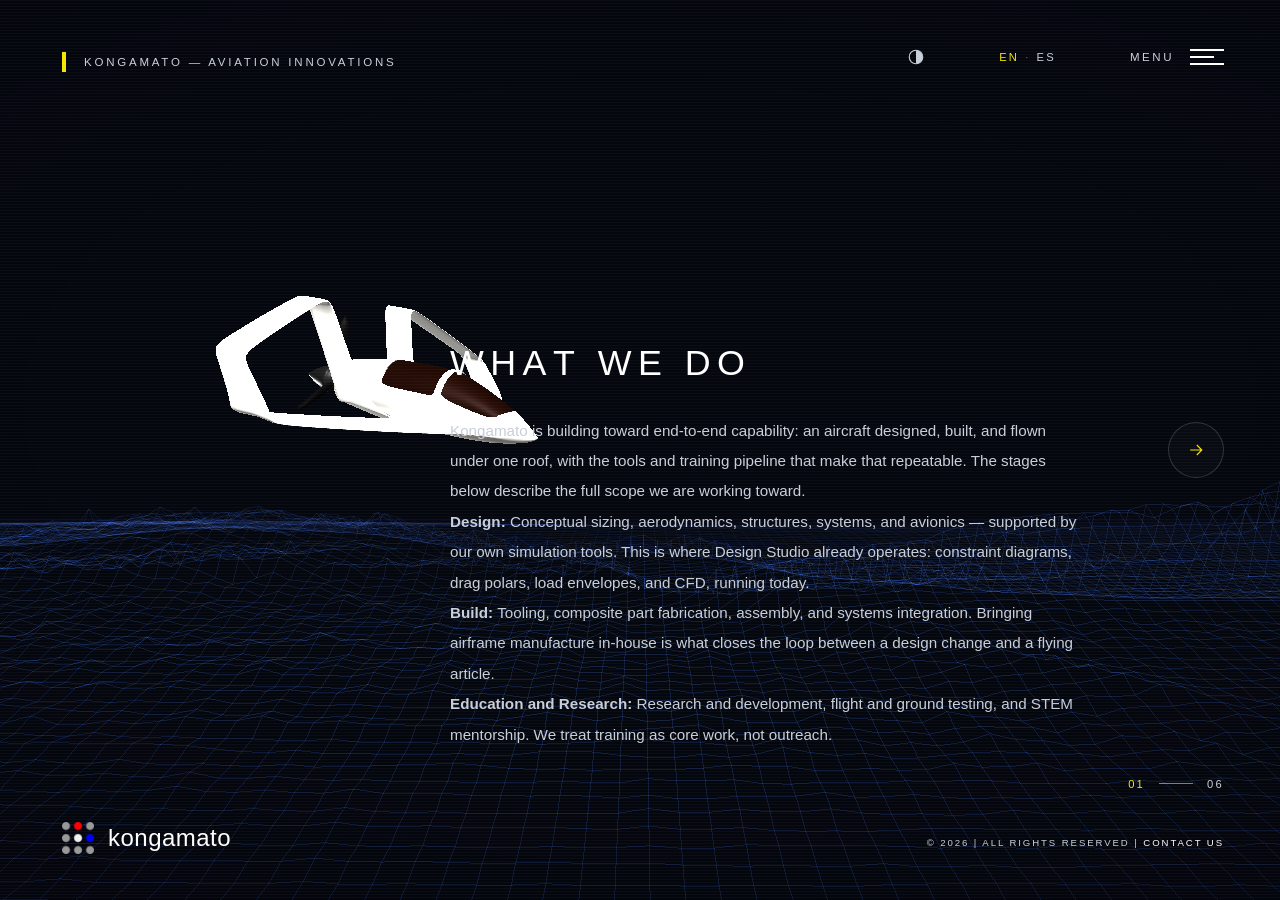
<file: index.html>
<!DOCTYPE html>
<html lang="en">
<head>
<meta charset="UTF-8">
<meta name="viewport" content="width=device-width, initial-scale=1.0">
<title>Kongamato — Aviation Innovations</title>
<!-- set the theme before first paint to avoid a flash (default: dark) -->
<script>try{document.documentElement.setAttribute('data-theme',localStorage.getItem('kongamato-theme')||'dark')}catch(e){document.documentElement.setAttribute('data-theme','dark')}</script>
<link rel="icon" type="image/webp" href="assets/g11-5.webp">
<link rel="apple-touch-icon" href="assets/g11-5.webp">
<link rel="stylesheet" href="css/style.css">
<style>
  /* hotspot markers (kept here so they sit beside the layer markup) */
  #hotspots{display:none;  /* hotspots hidden for now — remove display:none to re-enable */
    position:absolute;inset:0;z-index:4;pointer-events:none;
    transition:opacity .45s}
  #hotspots.hide{opacity:0}
  .hotspot{position:absolute;width:52px;height:52px;margin:-26px 0 0 -26px;
    border-radius:50%;border:1px solid rgba(255,255,255,.85);
    display:flex;align-items:center;justify-content:center;
    animation:hotFloat 5s ease-in-out infinite}
  .hotspot i{position:absolute;inset:-1px;border-radius:50%;
    border:1px solid rgba(255,255,255,.55);
    animation:hotPulse 2.6s ease-out infinite}
  @keyframes hotPulse{
    0%{transform:scale(1);opacity:.75}
    100%{transform:scale(2.1);opacity:0}}
  @keyframes hotFloat{50%{transform:translateY(-9px)}}
</style>
</head>
<body>

<!-- Wireframe-landscape backdrop (the reference image); theme picks blue vs b/w -->
<div class="mesh-bg"></div>
<!-- WebGL stage (transparent — renders only the aircraft over the backdrop) -->
<div id="stage"></div>
<div class="atmos"></div>
<div id="hotspots"></div>

<!-- ============ OPEN SOURCE: scrollable long-form page ============ -->
<article id="osscroll">
  <div class="os-grid"></div>

  <header class="os-hero">
    <h1>Open<br>Source</h1>
    <div class="os-intro">
      <p>Everything Kongamato builds is released under Apache 2.0: the tools, the avionics, the airframe data. Below is the current state of the code, what we have validated it against, and where it breaks. We publish the limits alongside the capabilities because avionics that hold lives should be auditable by anyone who wants to check the work.</p>
      <p>This page is a living document. It reflects what exists today, not what we intend to build.</p>
    </div>
  </header>

  <section class="os-sec">
    <div class="os-kicker">Project — Released</div>
    <h2>Aircraft Design Studio</h2>
    <p class="os-status">Status: released and running.</p>
    <p>A browser-based conceptual-design workbench for aircraft and drones. Nine linked analysis tabs covering the sizing calculations aerospace engineers actually use (constraint diagrams, drag polars, V-n envelopes, weight and CG build-up, stability derivatives) plus a live Lattice-Boltzmann CFD wind tunnel. Every tab shares one design state, so changing gross weight propagates through geometry, performance, and structural envelope at once.</p>
    <p>Runs offline from a single HTML file. No libraries, no build step, no network.</p>
    <p class="os-links">→ <a href="#">Repository</a> · <a href="#">Open the tool</a></p>

    <h3>What the CFD solver actually does</h3>
    <p>A transient Navier–Stokes solution, not an animation. D3Q19 Lattice Boltzmann on a 128×64×64 lattice with BGK collision, running as WebGPU compute shaders where available and falling back automatically to an equivalent WebGL2 solver. Upload any STL or OBJ and the mesh is normalized, rotated to the requested angle of attack, and voxelized onto the lattice. Forces come from Ladd momentum-exchange summed over every boundary link, the same physical quantity a wind-tunnel balance measures.</p>

    <h3>Validation</h3>
    <table class="os-table">
      <thead><tr><th>Test</th><th>Solver</th><th>Published / theory</th></tr></thead>
      <tbody>
        <tr><td>Cylinder C<sub>D</sub> (Re 200–8000)</td><td>0.78 – 1.15</td><td>1.0 – 1.3</td></tr>
        <tr><td>Vortex shedding</td><td>von Kármán street, St ≈ 0.2</td><td>St ≈ 0.20</td></tr>
        <tr><td>Streamlined vs bluff C<sub>D</sub></td><td>fuselage ≪ cylinder</td><td>same ordering</td></tr>
        <tr><td>Numerical stability</td><td>0 non-finite cells across all runs</td><td>—</td></tr>
      </tbody>
    </table>
    <p class="os-note">Carried over from the v1 2D solver. Re-run these on your own hardware. We would rather you verified than trusted us.</p>

    <h3>Known limits</h3>
    <div class="os-cards">
      <div class="os-card"><span class="os-num">1</span><p>Uniform Cartesian grid, roughly 56 cells across the model. Flow near thin trailing edges is stair-stepped even though the rendered surface is smooth. The surface view fixes the picture, not the grid.</p></div>
      <div class="os-card"><span class="os-num">2</span><p>Effective Reynolds number capped near 2400 by lattice stability. MAV and small-drone scale.</p></div>
      <div class="os-card"><span class="os-num">3</span><p>Low Mach, incompressible. No shocks; the UI warns above M ≥ 1.</p></div>
      <div class="os-card"><span class="os-num">4</span><p>Coefficients normalized by model length squared, since planform area is unknown for an arbitrary upload. Comparative, not certification data.</p></div>
      <div class="os-card"><span class="os-num">5</span><p>Voxelization assumes a reasonably watertight mesh. Open meshes may leak interior cells.</p></div>
    </div>

    <div class="os-kicker">Roadmap</div>
    <p>Multi-resolution grid refinement near walls · wall functions for higher Re · pressure/viscous drag split · automated α-sweep producing full lift curves and drag polars · export of results back into the Aerodynamics tab.</p>
  </section>

  <section class="os-sec">
    <div class="os-kicker">Project — Released</div>
    <h2>Hobo-Dyer South-Up World Map</h2>
    <p class="os-status">Status: released and running.</p>
    <p>A full-screen interactive world map on the Hobo-Dyer equal-area projection, rotated south-up. Equal-area means country sizes are true, with no Mercator inflation of the high latitudes, and the south-up orientation strips out a visual convention most of us never examined. Countries are colored by dominant official language; zoom in and rivers, mountain ranges, capitals, cities, and the global road network appear in layers.</p>
    <p>At deep zoom it becomes an aviation chart. New York and Washington DC render as self-built VFR sectionals, with FAA Class B/C/D and boundary airspace including floors and ceilings, airports drawn at true runway orientation, and VOR/NDB navaids with frequencies, all generated from FAA airspace GIS and OurAirports by a Python script in the repo, with no API key required. Tokyo, Israel, Cape Town, Zurich, and Jamaica pull openAIP tiles with a free key. Live air and sea traffic overlay on top.</p>
    <p>Each Web-Mercator tile is reprojected per-tile into Hobo-Dyer by affine transform from its projected corners, so airspace boundaries and airports land on true coordinates. Chart text is drawn pre-rotated 180° so it reads upright once the south-up map flips the tile.</p>
    <p class="os-note">Not for navigation. These are reprojected, south-up, self-rendered derivatives of published data. Use official current charts for flight planning.</p>
    <p class="os-links">→ <a href="#">Repository</a></p>

    <div class="os-kicker">Roadmap</div>
    <p>Additional self-rendered VFR metros, to drop the openAIP key dependency · wind and current vector overlays · contour and shaded-relief layer · GHSL/WorldPop raster-backed population density · tile backend for fast global roads.</p>
  </section>

  <section class="os-sec">
    <div class="os-kicker">In development</div>
    <h2>Not yet released</h2>
    <p>These repositories open as they reach a state worth building on.</p>
    <p><b>Avionics stack.</b> Glass cockpit, AR smart-glasses HUD, and autopilot commanded by plain voice or text. Target capabilities include auto takeoff and landing, nearest-airport diversion, wind-aware pattern work, and traffic and obstacle awareness. Supervised from the panel or the HUD. Overridable by the Pilot in Command at all times.</p>
    <p><b>Airframe.</b> Composite structures data and tooling, opening as designs mature.</p>
  </section>

  <section class="os-sec">
    <div class="os-kicker">How to contribute</div>
    <h2>The most useful things right now</h2>
    <div class="os-cards">
      <div class="os-card"><span class="os-num">1</span><p><b>Validation runs on other hardware.</b> Especially the WebGL2 fallback path. We need data from machines without WebGPU.</p></div>
      <div class="os-card"><span class="os-num">2</span><p><b>Test cases with published reference data.</b> Any geometry with trustworthy published C<sub>L</sub>/C<sub>D</sub> we can check ourselves against.</p></div>
      <div class="os-card"><span class="os-num">3</span><p><b>Bug reports,</b> particularly numerical instability or voxelization failures on real meshes.</p></div>
      <div class="os-card"><span class="os-num">4</span><p><b>Additional VFR metros</b> for the map, self-rendered from public airspace data.</p></div>
      <div class="os-card"><span class="os-num">5</span><p><b>D3 and cartography work.</b> Wind vector overlays, terrain relief, label placement.</p></div>
    </div>
    <p>Issues and pull requests on the repositories above. If you are an aviation nerd who writes code, the map is the most immediately contributable thing we have.</p>
  </section>

  <section class="os-sec os-why">
    <div class="os-kicker">Why open</div>
    <p class="os-quote">"Avionics that hold lives should be auditable by anyone who wants to check the work, and tools that teach should be available to anyone who wants to learn."</p>
  </section>
</article>
<!-- ============ /OPEN SOURCE ============ -->

<!-- subtle dark shade + grid lines over the 3D stage (all pages) -->
<div class="page-grid"></div>

<!-- Design Studio: CFD image -->
<img id="studio-img" src="assets/cfd_studio.png" alt="CFD wind tunnel streamlines">

<!-- HUD -->
<div class="hud">
  <div class="tagline"><i></i>Kongamato — Aviation Innovations</div>

  <div class="top-right">
    <button class="theme-toggle" type="button" aria-label="Toggle light or dark theme" title="Switch to light theme">
      <svg viewBox="0 0 24 24" aria-hidden="true">
        <circle cx="12" cy="12" r="9" fill="none" stroke="currentColor" stroke-width="1.5"/>
        <path d="M12 3.2A8.8 8.8 0 0 1 12 20.8Z" fill="currentColor"/>
      </svg>
    </button>
    <span class="lang"><a href="#" data-lang="en"><b>EN</b></a><span>·</span><a href="#" data-lang="es">ES</a></span>
    <div class="menu-row">
      <span class="label" data-i18n="menu">Menu</span>
      <div class="burger"><span></span><span></span><span></span></div>
    </div>
  </div>

  <div class="controls">
    <div class="ctrl nav prev" id="ctrl-prev" title="Previous scene">
      <svg viewBox="0 0 24 24"><path d="M19 12H5M11 6l-6 6 6 6"/></svg>
    </div>
    <div class="ctrl nav next" id="ctrl-next" title="Next scene">
      <svg viewBox="0 0 24 24"><path d="M5 12h14M13 6l6 6-6 6"/></svg>
    </div>
  </div>

  <div class="scroll-cue">
    <div class="cue-inner">
      <div class="rail"></div>
      <a class="txt" id="cue-link" href="#">Scroll to discover</a>
    </div>
  </div>

  <div class="copy">
    <h1></h1>
    <p></p>
  </div>

  <div class="brand">
    <a href="index.html" aria-label="Kongamato home" style="display:flex;align-items:center;gap:inherit;text-decoration:none;color:inherit">
      <img class="mark" src="assets/g11-5.webp" alt="Kongamato logo">
      <span class="name">kongamato</span>
    </a>
  </div>

  <!-- page counter: freely positionable via .counter-pos in style.css -->
  <div class="counter-pos">
    <span class="counter"><span class="cur"><b>01</b></span><span class="dash"></span><span class="nxt"><b>02</b></span></span>
  </div>

  <div class="foot-right">
    <span class="ret">© <span id="yr">2026</span>  |   <span data-i18n="rights">All Rights Reserved</span>   |  <a href="contact.html" id="contact-link"><b data-i18n="contactUs">Contact Us</b></a></span>
    <script>document.getElementById('yr').textContent = new Date().getFullYear();</script>
  </div>
</div>

<!-- fullscreen menu -->
<div class="menu"><ol></ol></div>

<!-- loader -->
<div class="loader">
  <div class="bar"><i></i></div>
  <div class="pct">000 %</div>
</div>

<!-- Three.js r149 UMD build (self-hosted): exposes a global THREE. Served
     locally so the page never depends on an external CDN being reachable. -->
<script src="js/three.min.js"></script>
<script src="js/perf.js"></script>
<script src="js/theme.js"></script>
<script src="js/terrain-mesh.js"></script>
<script src="js/GLTFLoader.js"></script>
<script src="js/DRACOLoader.js"></script>
<script src="js/scenes.js"></script>
<script src="js/app.js"></script>
<script src="js/i18n.js"></script>
</body>
</html>
</file>
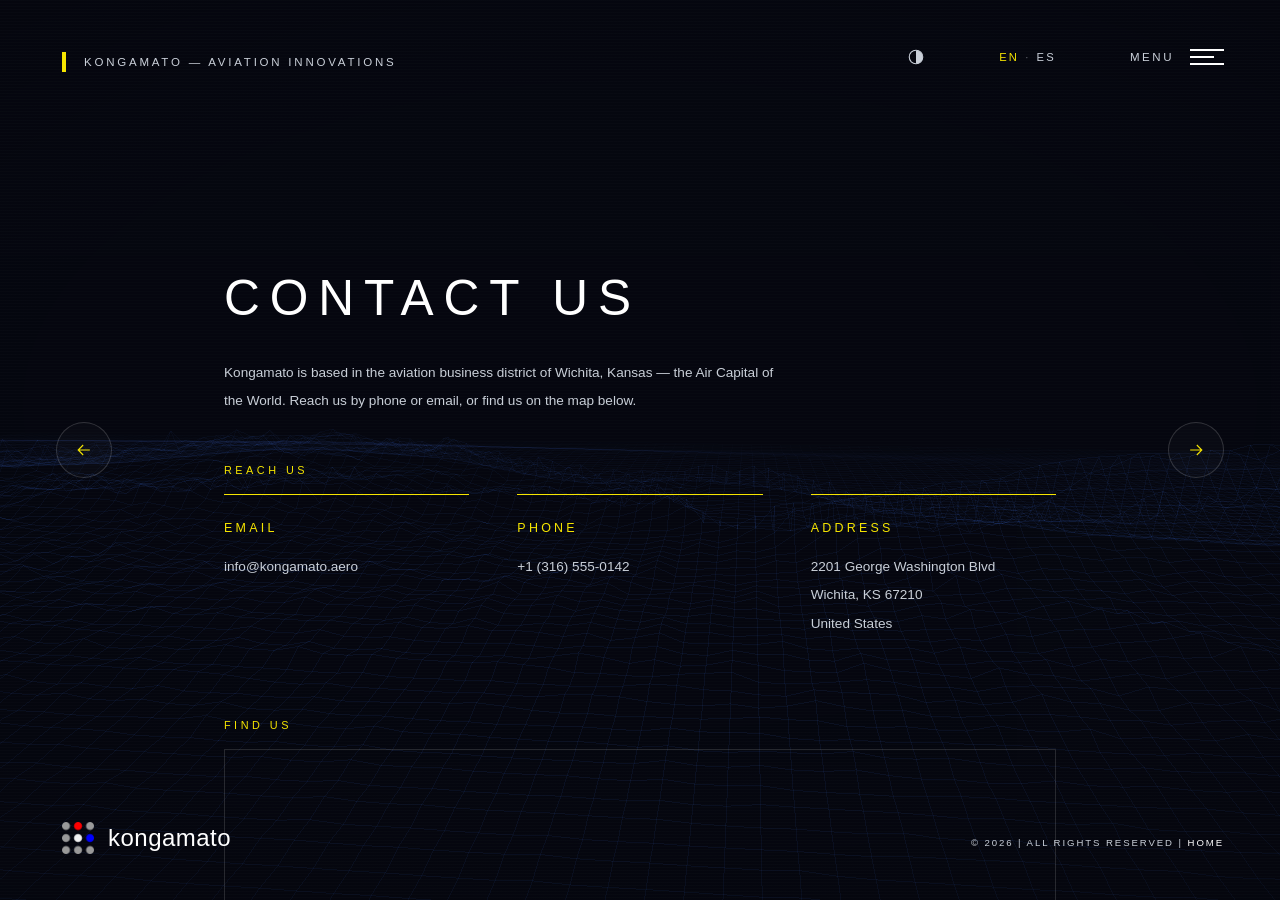
<file: contact.html>
<!DOCTYPE html>
<html lang="en">
<head>
<meta charset="UTF-8">
<meta name="viewport" content="width=device-width, initial-scale=1.0">
<title>Kongamato — Contact</title>
<!-- set the theme before first paint to avoid a flash (default: dark) -->
<script>try{document.documentElement.setAttribute('data-theme',localStorage.getItem('kongamato-theme')||'dark')}catch(e){document.documentElement.setAttribute('data-theme','dark')}</script>
<link rel="icon" type="image/webp" href="assets/g11-5.webp">
<link rel="apple-touch-icon" href="assets/g11-5.webp">
<link rel="stylesheet" href="css/style.css">
</head>
<body class="page-contact">

<!-- Wireframe-landscape backdrop (the reference image); theme picks blue vs b/w -->
<div class="mesh-bg"></div>
<!-- WebGL stage: transparent — renders only the aircraft over the backdrop -->
<div id="stage"></div>
<div class="atmos"></div>
<!-- subtle dark shade + grid lines over the 3D stage -->
<div class="page-grid"></div>

<!-- ============ CONTACT ============ -->
<article id="contactscroll" class="open">
  <div class="os-grid"></div>

  <header class="os-hero">
    <h1 id="contact-title">Contact Us</h1>
    <div class="os-intro">
      <p data-i18n="contactIntro">Kongamato is based in the aviation business district of Wichita, Kansas — the Air Capital of the World. Reach us by phone or email, or find us on the map below.</p>
    </div>
  </header>

  <section class="os-sec">
    <div class="os-kicker" data-i18n="contactReach">Reach us</div>
    <div class="contact-cards">
      <div class="contact-card">
        <div class="contact-label" data-i18n="contactEmail">Email</div>
        <p><a href="mailto:info@kongamato.aero">info@kongamato.aero</a></p>
      </div>
      <div class="contact-card">
        <div class="contact-label" data-i18n="contactPhone">Phone</div>
        <p><a href="tel:+13165550142">+1 (316) 555-0142</a></p>
      </div>
      <div class="contact-card">
        <div class="contact-label" data-i18n="contactAddress">Address</div>
        <p>2201 George Washington Blvd<br>Wichita, KS 67210<br>United States</p>
      </div>
    </div>
  </section>

  <section class="os-sec contact-map-sec">
    <div class="os-kicker" data-i18n="contactFindUs">Find us</div>
    <div class="contact-map">
      <iframe
        title="Kongamato location — Wichita, Kansas"
        loading="lazy"
        referrerpolicy="no-referrer-when-downgrade"
        src="https://www.openstreetmap.org/export/embed.html?bbox=-97.3200%2C37.6300%2C-97.2400%2C37.6800&amp;layer=mapnik&amp;marker=37.6550%2C-97.2800">
      </iframe>
    </div>
    <p class="os-note"><a href="https://www.openstreetmap.org/?mlat=37.6550&amp;mlon=-97.2800#map=14/37.6550/-97.2800" target="_blank" rel="noopener" data-i18n="contactLargerMap">View larger map</a></p>
  </section>
</article>
<!-- ============ /CONTACT ============ -->

<!-- HUD (static — no scene controls on this page) -->
<div class="hud hud-static">
  <div class="tagline"><i></i>Kongamato — Aviation Innovations</div>

  <div class="top-right">
    <button class="theme-toggle" type="button" aria-label="Toggle light or dark theme" title="Switch to light theme">
      <svg viewBox="0 0 24 24" aria-hidden="true">
        <circle cx="12" cy="12" r="9" fill="none" stroke="currentColor" stroke-width="1.5"/>
        <path d="M12 3.2A8.8 8.8 0 0 1 12 20.8Z" fill="currentColor"/>
      </svg>
    </button>
    <span class="lang"><a href="#" data-lang="en"><b>EN</b></a><span>·</span><a href="#" data-lang="es">ES</a></span>
    <div class="menu-row">
      <span class="label" data-i18n="menu">Menu</span>
      <div class="burger"><span></span><span></span><span></span></div>
    </div>
  </div>

  <!-- prev: back to Training · next: home (index.html) -->
  <div class="controls">
    <a class="ctrl nav prev" href="index.html#training" title="Previous page">
      <svg viewBox="0 0 24 24"><path d="M19 12H5M11 6l-6 6 6 6"/></svg>
    </a>
    <a class="ctrl nav next" href="index.html" title="Home">
      <svg viewBox="0 0 24 24"><path d="M5 12h14M13 6l6 6-6 6"/></svg>
    </a>
  </div>

  <div class="brand">
    <a href="index.html" aria-label="Kongamato home" style="display:flex;align-items:center;gap:inherit;text-decoration:none;color:inherit">
      <img class="mark" src="assets/g11-5.webp" alt="Kongamato logo">
      <span class="name">kongamato</span>
    </a>
  </div>

  <div class="foot-right">
    <span class="ret">© <span id="yr">2026</span>  |   <span data-i18n="rights">All Rights Reserved</span>   |  <a href="index.html"><b data-i18n="home">Home</b></a></span>
    <script>document.getElementById('yr').textContent = new Date().getFullYear();</script>
  </div>
</div>

<!-- fullscreen menu: links back to the experience scenes -->
<div class="menu"><ol>
  <li><a href="index.html#what_we_do">What We Do</a></li>
  <li><a href="index.html#design_studio">Design Studio</a></li>
  <li><a href="index.html#open_source">Open Source</a></li>
  <li><a href="index.html#training">Training and STEM</a></li>
  <li><a href="index.html#avionics">Avionics</a></li>
</ol></div>

<!-- three.js background: reuses the site's scene builders -->
<script src="js/three.min.js"></script>
<script src="js/perf.js"></script>
<script src="js/theme.js"></script>
<script src="js/terrain-mesh.js"></script>
<script src="js/GLTFLoader.js"></script>
<script src="js/DRACOLoader.js"></script>
<script src="js/scenes.js"></script>
<script src="js/contact-stage.js"></script>
<script src="js/i18n-contact.js"></script>
</body>
</html>
</file>
<file: css/style.css>
/* ==========================================================
   Immersive wireframe experience — original template
   Dark navy world · yellow highlight · scroll-driven scenes
   ========================================================== */

:root{
  /* dark theme (default) */
  --bg:#05070f;
  --bg-deep:#03040a;
  --accent:#f6e500;
  --white:#ffffff;
  --dim:#c9cfd8;
  --line:rgba(255,255,255,.16);
  --overlay:rgba(5,7,15,.60);     /* long-form article backdrop */
  --menu-bg:rgba(3,4,10,.94);     /* fullscreen menu backdrop   */
  --vignette:rgba(3,4,10,.75);    /* atmos edge darkening        */
  --serif:"Helvetica Neue",Helvetica,Arial,sans-serif;
}

/* light theme — only the tokens change; the layout is identical */
html[data-theme="light"]{
  --bg:#eaeef4;
  --bg-deep:#dde3ec;
  --accent:#8a6a00;               /* deeper gold, legible on white */
  --white:#0b0e14;                /* "ink" — primary text (near-black) */
  --dim:#111621;                  /* body text: black, not gray        */
  --line:rgba(14,22,40,.18);
  --overlay:rgba(234,238,244,.80);
  --menu-bg:rgba(234,238,244,.95);
  --vignette:rgba(176,187,203,.45);
  color-scheme:light;
}

*{margin:0;padding:0;box-sizing:border-box}
html,body{height:100%;overflow:hidden;background:var(--bg)}
body{
  font-family:var(--serif);
  color:var(--white);
  -webkit-font-smoothing:antialiased;
  cursor:default;
  transition:background-color .5s ease,color .5s ease;   /* smooth theme flip */
}
a{color:inherit;text-decoration:none}
canvas{display:block}

/* ---------- Sky fill behind the 3D terrain ---------- */
/* Solid theme colour behind the transparent HUD; the terrain itself is now
   real WebGL geometry (js/terrain-mesh.js), not a backdrop image. */
.mesh-bg{position:fixed;inset:0;z-index:0;pointer-events:none;background-color:#05070f}

/* ---------- WebGL stage ---------- */
#stage{position:fixed;inset:0;z-index:1}
#stage canvas{width:100%;height:100%}

/* vignette + scanline atmosphere over the 3D */
.atmos{
  position:fixed;inset:0;z-index:2;pointer-events:none;
  background:
    radial-gradient(120% 90% at 50% 45%, transparent 40%, var(--vignette) 100%);
}
.atmos::after{
  content:"";position:absolute;inset:0;opacity:.06;
  background:repeating-linear-gradient(
    to bottom, rgba(255,255,255,.5) 0 1px, transparent 1px 3px);
}

/* ---------- HUD ---------- */
.hud{position:fixed;inset:0;z-index:5;pointer-events:none}
.hud > *{pointer-events:auto}

.tagline{
  position:absolute;top:52px;left:62px;
  font-size:.72rem;letter-spacing:.24em;text-transform:uppercase;
  color:var(--dim);display:flex;align-items:center;gap:18px;
}
.tagline i{
  display:block;width:4px;height:20px;background:var(--accent);
}

.top-right{
  position:absolute;top:48px;right:56px;
  display:flex;align-items:center;gap:74px;   /* <-- horizontal space between EN·ES and Menu */
}
.top-right .label{
  font-size:.72rem;letter-spacing:.22em;text-transform:uppercase;color:var(--dim);
  transition:color .3s;
}
.top-right .menu-row{display:flex;align-items:center;gap:16px}
.top-right:hover .label{color:var(--white)}
.top-right .lang{
  font-size:.7rem;letter-spacing:.2em;text-transform:uppercase;color:var(--dim);
  display:inline-flex;align-items:center;
}
.top-right .lang a{color:var(--dim);text-decoration:none;transition:color .3s}
.top-right .lang a:hover{color:var(--white)}
.top-right .lang a.active,.top-right .lang a.active b{color:var(--accent)}
/* light/dark theme toggle — first item on the row, left of EN·ES, sharing
   the same 74px gap so it's evenly spaced from EN·ES as EN·ES is from Menu */
.theme-toggle{
  -webkit-appearance:none;appearance:none;background:none;border:0;padding:0;margin:0;
  display:inline-flex;align-items:center;line-height:0;cursor:pointer;
  color:var(--dim);transition:color .3s;
}
.theme-toggle:hover{color:var(--white)}
.theme-toggle svg{width:18px;height:18px;display:block;
  transition:transform .55s cubic-bezier(.7,0,.2,1)}
/* flip the filled half when the theme changes — a quiet, elegant state cue */
html[data-theme="light"] .theme-toggle svg{transform:rotate(180deg)}
.burger{
  width:34px;height:16px;position:relative;cursor:pointer;
}
.burger span{
  position:absolute;left:0;height:2px;background:var(--white);width:100%;
  transition:transform .45s cubic-bezier(.7,0,.2,1),width .45s ease,opacity .3s;
}
.burger span:nth-child(1){top:0}
.burger span:nth-child(2){top:7px;width:70%}
.burger span:nth-child(3){top:14px}
.burger:hover span:nth-child(2){width:100%}
body.menu-open .burger span:nth-child(1){transform:translateY(7px) rotate(45deg)}
body.menu-open .burger span:nth-child(2){opacity:0}
body.menu-open .burger span:nth-child(3){transform:translateY(-7px) rotate(-45deg)}

/* left/right circular arrow navigation */
.controls{
  position:absolute;inset:0;pointer-events:none;
}
.ctrl.nav{
  position:absolute;top:50%;transform:translateY(-50%);
  pointer-events:auto;
}
.ctrl.nav.prev{left:56px}
.ctrl.nav.next{right:56px}
.ctrl.nav:hover{transform:translateY(-50%) scale(1.07)}
.ctrl{
  width:56px;height:56px;border-radius:50%;
  border:1px solid var(--line);background:rgba(255,255,255,.02);
  display:flex;align-items:center;justify-content:center;
  cursor:pointer;position:relative;
  transition:border-color .4s,background .4s,transform .4s;
}
.ctrl:hover{border-color:var(--white);background:rgba(255,255,255,.07);transform:scale(1.07)}
.ctrl svg{width:20px;height:20px;stroke:var(--accent);fill:none;stroke-width:1.3}
.ctrl.is-active svg{stroke:var(--accent)}

/* scroll cue */
.scroll-cue{
  position:absolute;left:0;top:250px;
  width:100%;pointer-events:none;
}
/* cue-inner: the movable group (rail + text). Default position below;
   per-scene overrides come from cuePos in js/scenes.js */
.cue-inner{
  position:absolute;right:250px;top:0;
  display:flex;align-items:flex-start;gap:18px;
}
.scroll-cue .rail{
  position:relative;width:1px;height:100px;flex:none;
  background:linear-gradient(var(--accent),rgba(246,229,0,0));
  overflow:hidden;
}
.scroll-cue .rail::after{
  content:"";position:absolute;left:-3px;width:7px;height:7px;
  border-right:5px solid var(--accent);border-bottom:5px solid var(--accent);
  transform:rotate(45deg);animation:cueDrop 2.369s ease-in-out infinite;
}
@keyframes cueDrop{
  0%{top:0;opacity:0}
  25%{opacity:1}
  100%{top:118px;opacity:0}
}
.scroll-cue .txt{
  margin-top:34px;white-space:nowrap;
  font-size:.72rem;letter-spacing:.24em;text-transform:uppercase;
  color:var(--accent);animation:cueFade 2.8s ease-in-out infinite;
}
@keyframes cueFade{50%{opacity:.45}}
.scroll-cue .txt{text-decoration:none;cursor:pointer;display:inline-block}

/* Design Studio CFD image (shown only on that page via JS) */
#studio-img{
  position:absolute;left:50px;bottom:150px;z-index:4;
  width:1008px;max-width:90vw;height:auto;opacity:.70;
  display:none;pointer-events:none;
  -webkit-mask-image:radial-gradient(ellipse 62% 62% at 50% 50%, #000 40%, transparent 78%);
          mask-image:radial-gradient(ellipse 62% 62% at 50% 50%, #000 40%, transparent 78%);
}
#studio-img.show{display:block}

/* (removed) the 3 vertical grid lines over the 3D stage */
.page-grid{display:none}

/* ---------- Open Source / Contact: scrollable long-form overlays ---------- */
#osscroll,#contactscroll{
  position:absolute;inset:0;z-index:3;overflow-y:auto;overscroll-behavior:contain;
  background:var(--overlay);
  opacity:0;pointer-events:none;transition:opacity .6s;
  scrollbar-width:thin;scrollbar-color:var(--line) transparent;
}
#osscroll.open,#contactscroll.open{opacity:1;pointer-events:auto}
#contactscroll > *:not(.os-grid){position:relative;max-width:880px;margin:0 auto;padding-left:24px;padding-right:24px}

/* Contact page: tighter vertical rhythm + smaller hero than Open Source */
#contactscroll .os-hero{padding-top:30vh;padding-bottom:1.8vh}   /* gap to intro: 70% less */
#contactscroll .os-hero h1{font-size:clamp(2rem,4vw,3.1rem);letter-spacing:.2em}
#contactscroll .os-intro{margin-top:3.5vh}                       /* title → intro: 50% less */
#contactscroll .os-sec{padding-top:1.5vh;padding-bottom:3vh}     /* intro → Reach us: 70% less */
#contactscroll .os-kicker{margin-bottom:2vh}
#contactscroll .contact-map-sec{padding-top:1.5vh}              /* Reach us → Find us: brought up */

/* contact cards: same visual language as .os-card, laid out in a row */
.contact-cards{display:flex;flex-wrap:wrap;gap:6vh 48px;margin:2vh 0}
.contact-card{flex:1 1 200px;min-width:200px;border-top:1px solid var(--accent);padding-top:26px}
.contact-label{
  font-size:.78rem;font-weight:400;letter-spacing:.26em;text-transform:uppercase;
  color:var(--accent);margin-bottom:1.4em;
}
.contact-card p{font-size:.9rem;line-height:1.9;color:var(--dim);margin:0}
.contact-card a{color:var(--dim);text-decoration:none;border-bottom:1px solid transparent;transition:border-color .3s,color .3s}
.contact-card a:hover{color:var(--white);border-color:var(--accent)}

/* map: always grayscale to match the site palette */
.contact-map{
  border:1px solid var(--line);margin-top:1vh;
  filter:grayscale(1) contrast(1.05) brightness(.85);
}
.contact-map iframe{display:block;width:100%;height:420px;border:0}
.contact-map-sec{padding-bottom:16vh}
/* (removed) the 3 vertical grid lines on the open-source / contact overlays */
.os-grid{display:none}
#osscroll > *:not(.os-grid){position:relative;max-width:880px;margin:0 auto;padding-left:24px;padding-right:24px}
.os-hero{padding-top:38vh;padding-bottom:12vh}
.os-hero h1{
  font-size:clamp(2.6rem,6vw,4.6rem);font-weight:200;letter-spacing:.28em;
  text-transform:uppercase;line-height:1.15;color:var(--white);
}
.os-intro{max-width:560px;margin-top:7vh}
.os-intro p{font-size:.85rem;line-height:2.1;color:var(--dim);margin-bottom:1.4em}
.os-sec{padding-top:10vh;padding-bottom:6vh}
.os-kicker{
  font-size:.68rem;letter-spacing:.32em;text-transform:uppercase;color:var(--accent);
  margin-bottom:3.5vh;
}
.os-sec h2{
  font-size:clamp(1.4rem,3vw,2.2rem);font-weight:300;letter-spacing:.18em;
  text-transform:uppercase;color:var(--white);margin-bottom:3vh;
}
.os-sec h3{
  font-size:.78rem;font-weight:400;letter-spacing:.26em;text-transform:uppercase;
  color:var(--accent);margin:6vh 0 2.5vh;
}
.os-sec p{font-size:.85rem;line-height:2.1;color:var(--dim);max-width:640px;margin-bottom:1.6em}
.os-sec p b{color:var(--white);font-weight:400}
.os-status{color:var(--accent);letter-spacing:.12em;text-transform:uppercase;font-size:.72rem}
.os-links a{color:var(--accent);text-decoration:none;border-bottom:1px solid transparent;transition:border-color .3s}
.os-links a:hover{border-color:var(--accent)}
.os-note{font-size:.75rem;font-style:italic;opacity:.85}
.os-table{
  width:100%;max-width:720px;border-collapse:collapse;margin:2vh 0 3vh;
  font-size:.78rem;color:var(--dim);
}
.os-table th{
  text-align:left;font-weight:400;letter-spacing:.2em;text-transform:uppercase;
  font-size:.65rem;color:var(--accent);padding:14px 18px 14px 0;
  border-bottom:1px solid var(--accent);
}
.os-table td{padding:14px 18px 14px 0;border-bottom:1px solid var(--line);vertical-align:top;line-height:1.7}
.os-cards{display:flex;flex-direction:column;gap:5vh;margin:2vh 0}
.os-card{position:relative;border-top:1px solid var(--accent);padding-top:48px;padding-left:56px;max-width:560px}
.os-card .os-num{
  position:absolute;top:-1px;right:0;width:52px;height:52px;
  border:1px solid var(--accent);
  display:flex;align-items:center;justify-content:center;
  color:var(--accent);font-size:.9rem;
}
.os-card p{margin-bottom:0;padding-right:70px}  /* clears the numbered box */
.os-why{padding-bottom:16vh}
.os-quote{
  font-size:clamp(1.1rem,2.4vw,1.6rem);line-height:1.9;letter-spacing:.12em;
  text-transform:uppercase;color:var(--white);max-width:720px;font-weight:200;
}
@media (max-width:760px){
  #osscroll > *:not(.os-grid){padding-left:20px;padding-right:20px}
  .os-hero{padding-top:26vh}
}

/* ---------- Scene copy ---------- */
.copy{
  position:absolute;right: 100px;bottom:300px;max-width:430px;
  /*  position:absolute;left:488px;bottom:118px;max-width:430px; ---- old position*/
}
.copy h1{
  font-size:clamp(1.6rem, 2.8vw, 2.4rem); 
  // font-size:clamp(2.1rem,3.6vw,3.05rem); /* clamp(1.6rem, 2.8vw, 2.4rem) */
  font-weight:300;letter-spacing:.18em;line-height:1;
  margin-bottom:34px;text-transform:uppercase;
  display:flex;flex-wrap:wrap;
}
/* per-letter reveal */
.copy h1 .ch{
  display:inline-block;opacity:0;transform:translateY(28px);
  transition:opacity .7s ease,transform .7s cubic-bezier(.2,.8,.2,1);
}
.copy p{
  font-size:.95rem;line-height:2;color:var(--dim);font-weight:300;
  opacity:0;transform:translateY(18px);
  transition:opacity .8s ease .35s,transform .8s ease .35s;
}
.copy.in h1 .ch,
.copy.in p{opacity:1;transform:none}
.copy.out h1 .ch{opacity:0;transform:translateY(-24px);transition-duration:.45s}
.copy.out p{opacity:0;transform:translateY(-14px);transition-delay:0s;transition-duration:.4s}

/* ---------- Footer ---------- */
.brand{
  position:absolute;left:62px;bottom:46px;
  display:flex;align-items:center;gap:14px;
}
.brand .mark{width:32px;height:32px;object-fit:contain}
.brand .name{
  font-size:1.5rem;font-weight:400;letter-spacing:.02em;
}
.foot-right{
  position:absolute;right:56px;bottom:52px;
  display:flex;align-items:center;gap:34px;
  font-size:.6rem;letter-spacing:.2em;text-transform:uppercase;color:var(--dim);
}
.lang b{color:var(--white);font-weight:400}
.lang span{opacity:.45;margin:0 6px}
.lang a:hover{color:var(--white)}
/* counter wrapper: edit left/right/top/bottom to place it anywhere */
.counter-pos{
  position:absolute;right:56px;bottom:110px;z-index:15;
  font-size:.7rem;letter-spacing:.2em;text-transform:uppercase;color:var(--dim);
}

/* counter: current (gold) — line — next (dim), rolling numbers */
.counter{display:inline-flex;align-items:center;gap:14px}
.counter .cur,.counter .nxt{display:inline-block;overflow:hidden;height:1.1em;line-height:1.1}
.counter .cur b{color:var(--accent);font-weight:400;display:inline-block}
.counter .nxt b{color:var(--dim);font-weight:400;display:inline-block}
.counter .dash{width:34px;height:1px;background:var(--dim);opacity:.6}
.counter.roll .cur b,.counter.roll .nxt b{animation:numRoll .55s cubic-bezier(.2,.8,.2,1)}
@keyframes numRoll{
  0%{transform:translateY(110%);opacity:0}
  100%{transform:translateY(0);opacity:1}
}
.foot-right .ret:hover{color:var(--white)}
.foot-right .ret b{color:var(--white);font-weight:400}

/* ---------- Fullscreen menu ---------- */
.menu{
  position:fixed;inset:0;z-index:20;background:var(--menu-bg);
  backdrop-filter:blur(6px);
  display:flex;align-items:center;justify-content:center;
  opacity:0;visibility:hidden;transition:opacity .6s ease,visibility 0s .6s;
}
body.menu-open .menu{opacity:1;visibility:visible;transition:opacity .6s ease}
.menu ol{list-style:none;counter-reset:m}
.menu li{
  counter-increment:m;overflow:hidden;
}
.menu li a{
  display:flex;align-items:baseline;gap:26px;padding:14px 0;
  font-size:clamp(1.8rem,4.4vw,3.4rem);font-weight:300;
  letter-spacing:.14em;text-transform:uppercase;
  transform:translateY(110%);transition:transform .7s cubic-bezier(.2,.8,.2,1),color .3s;
}
.menu li a::before{
  content:"0" counter(m);font-size:.7rem;letter-spacing:.2em;color:var(--accent);
}
body.menu-open .menu li a{transform:none}
body.menu-open .menu li:nth-child(1) a{transition-delay:.08s}
body.menu-open .menu li:nth-child(2) a{transition-delay:.15s}
body.menu-open .menu li:nth-child(3) a{transition-delay:.22s}
body.menu-open .menu li:nth-child(4) a{transition-delay:.29s}
body.menu-open .menu li:nth-child(5) a{transition-delay:.36s}
.menu li a:hover{color:var(--accent)}

/* ---------- Loader ---------- */
.loader{
  position:fixed;inset:0;z-index:40;background:var(--bg-deep);
  display:flex;flex-direction:column;align-items:center;justify-content:center;gap:26px;
  transition:opacity .9s ease,visibility 0s .9s;
}
.loader.done{opacity:0;visibility:hidden;pointer-events:none}
.loader .bar{width:220px;height:1px;background:rgba(255,255,255,.18);position:relative}
.loader .bar i{position:absolute;inset:0 100% 0 0;background:var(--accent);transition:right .3s}
.loader .pct{font-size:.7rem;letter-spacing:.3em;color:var(--dim)}

/* ---------- Responsive ---------- */
@media (max-width:1100px){
  .cue-inner{right:48px}
  .copy{left:48px;bottom:150px;max-width:70vw}
}
@media (max-width:760px){
  .tagline{left:24px;top:32px;font-size:.6rem}
  .top-right{right:24px;top:30px}
  .ctrl.nav.prev{left:14px}
  .ctrl.nav.next{right:14px}
  .ctrl{width:44px;height:44px}
  .copy{left:24px;bottom:190px;max-width:88vw}
  .copy h1{letter-spacing:.1em}
  .brand{left:24px;bottom:34px}
  .foot-right{display:none}
  .scroll-cue{display:none}
}
</file>
